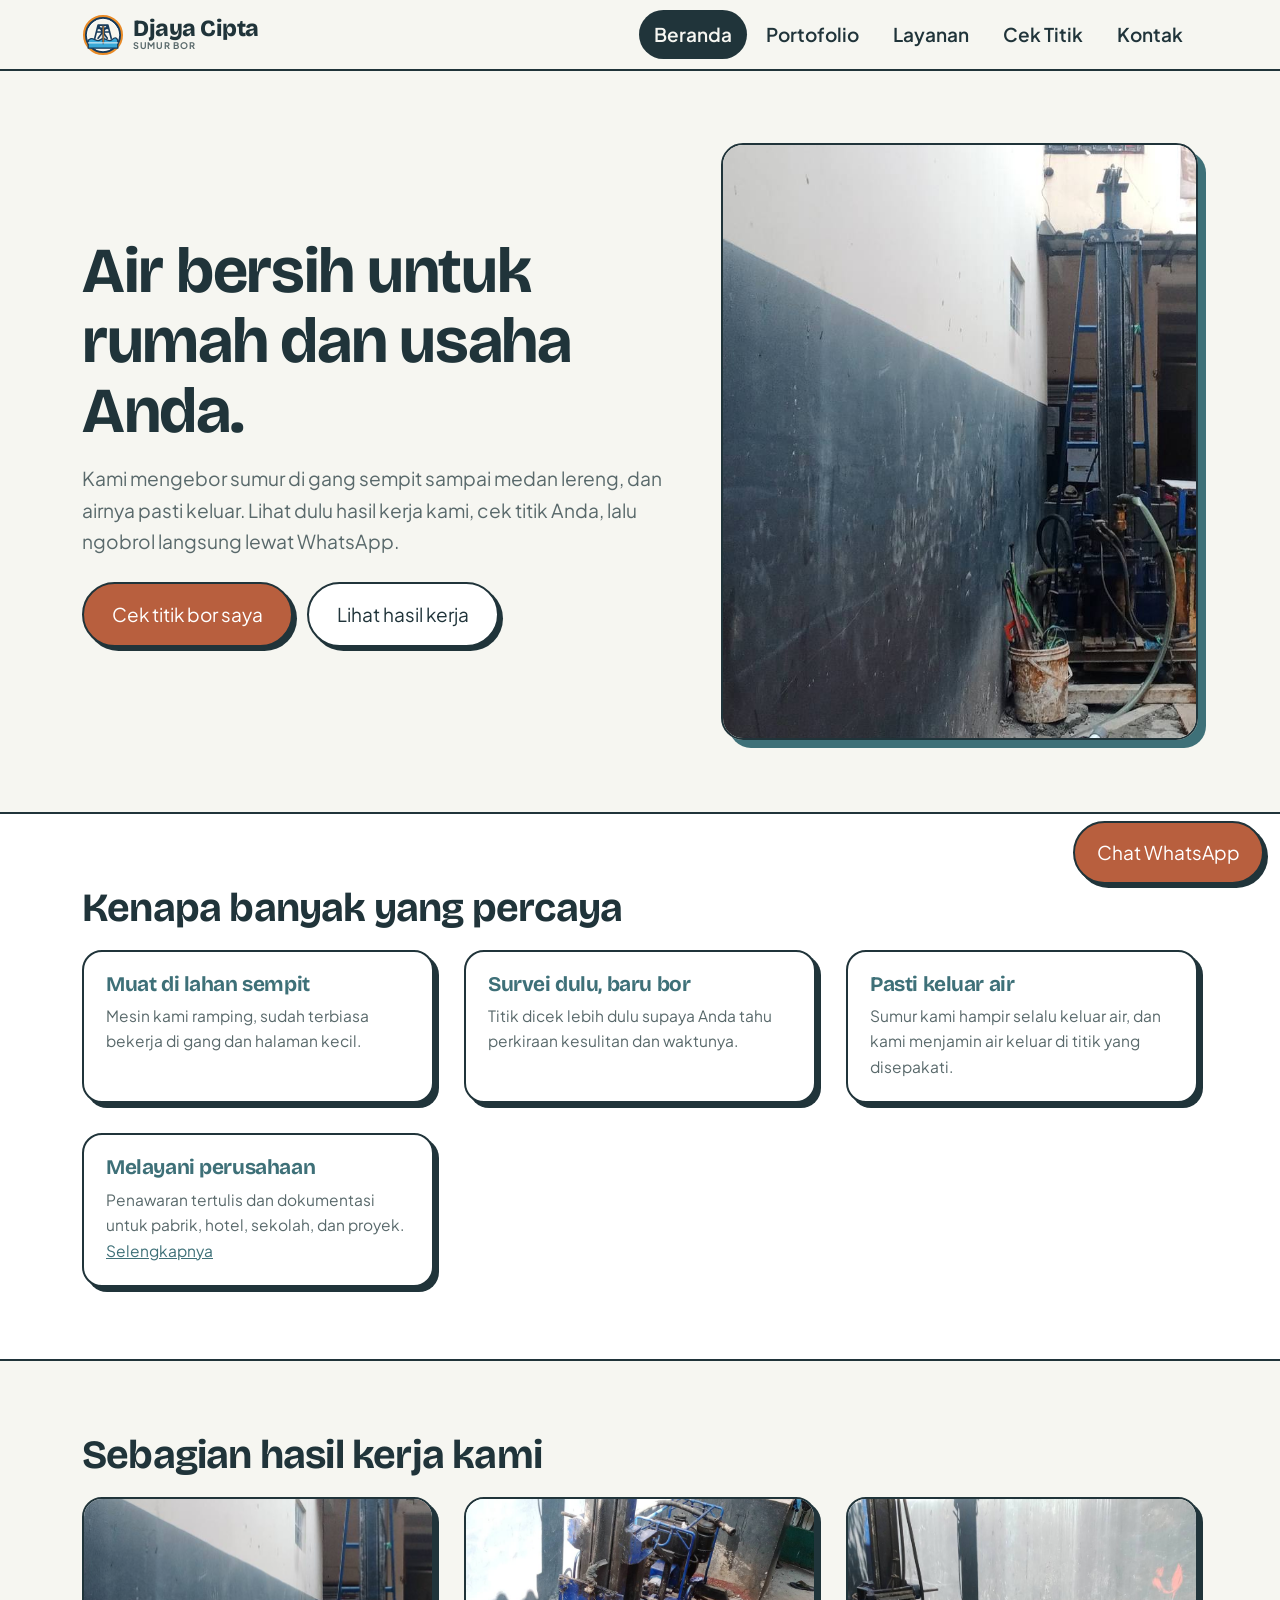
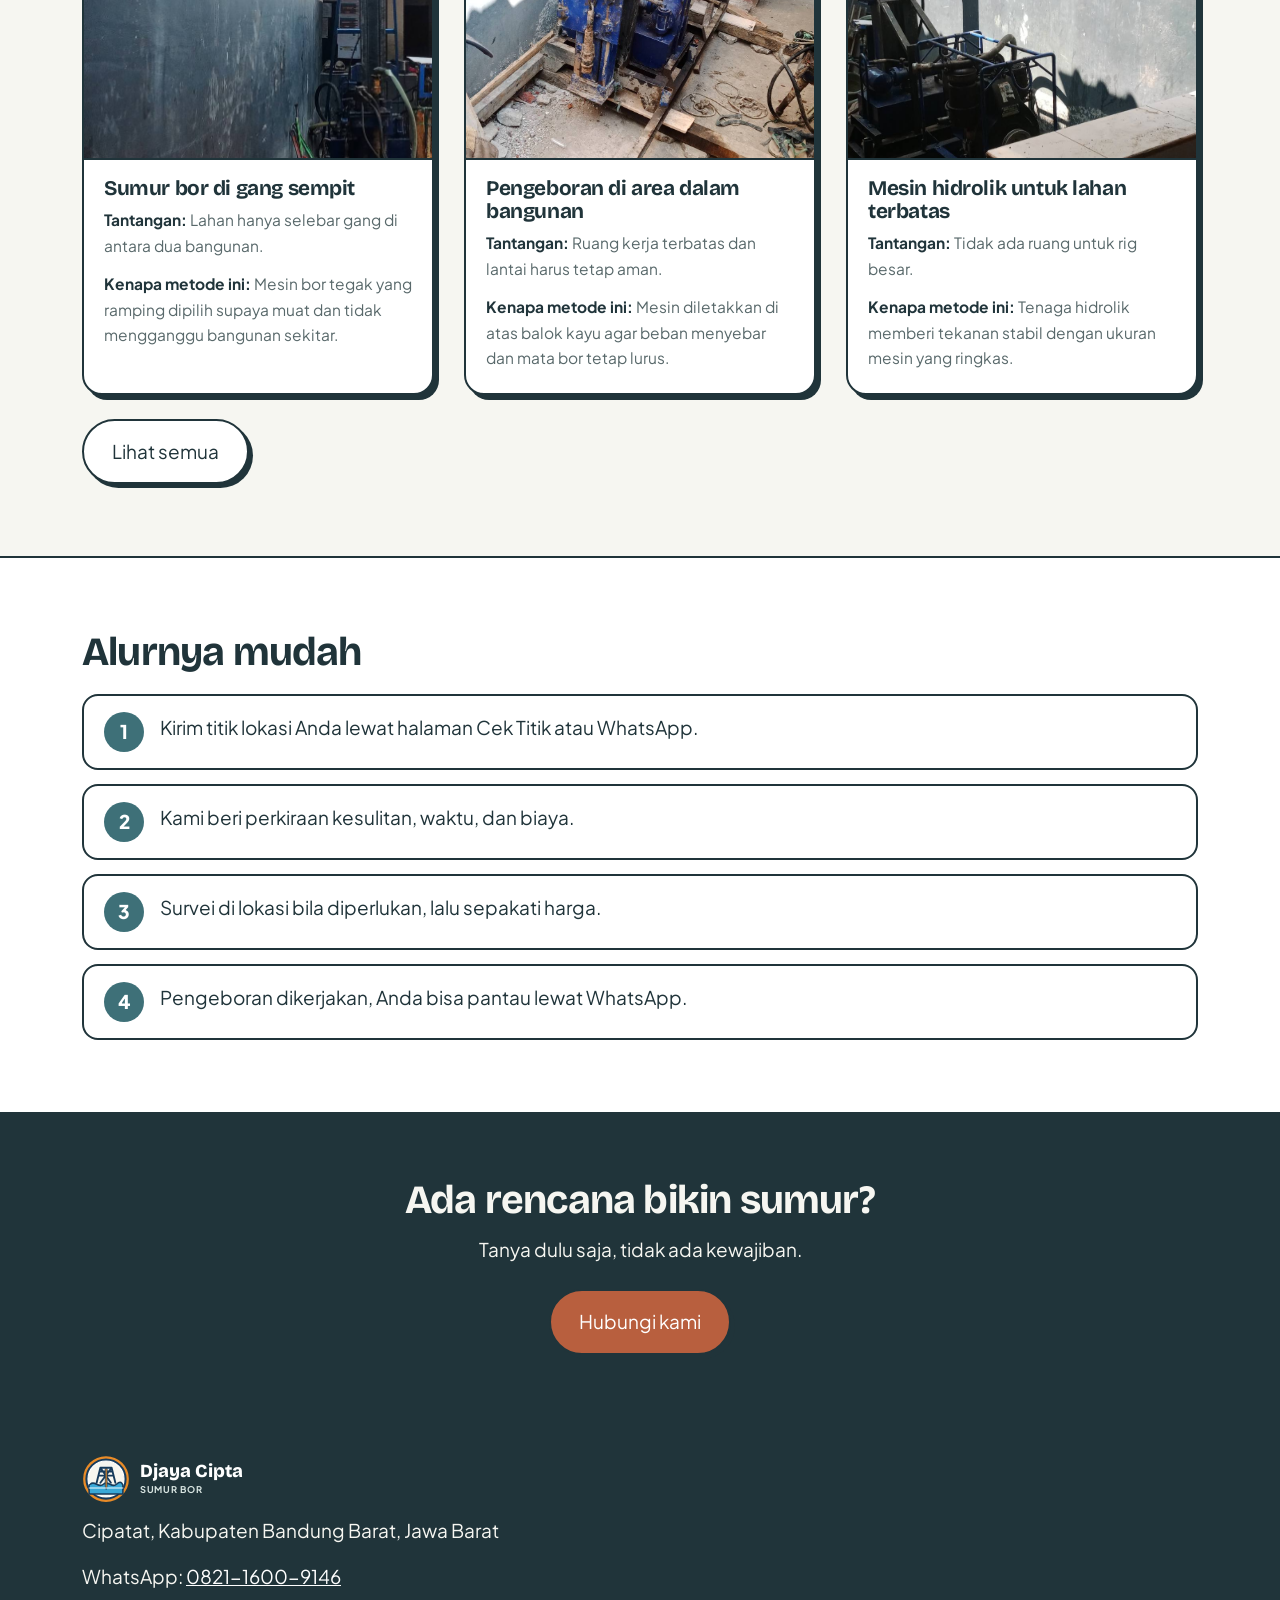
<file: index.html>
<!doctype html><html lang="id"><head><meta charset="utf-8"><meta name="viewport" content="width=device-width,initial-scale=1"><title>Jasa Sumur Bos Djaya Cipta, Bandung Barat</title><meta name="description" content="Jasa sumur bor di Cipatat, Bandung Barat. Lihat hasil kerja, cek titik, dan hubungi langsung lewat WhatsApp."><link rel="preconnect" href="https://fonts.googleapis.com"><link rel="preconnect" href="https://fonts.gstatic.com" crossorigin><link href="https://fonts.googleapis.com/css2?family=Bricolage+Grotesque:wght@600;800&family=Plus+Jakarta+Sans:wght@400;600;700&display=swap" rel="stylesheet"><link rel="stylesheet" href="style.css"></head><body><header id="h"></header><main>
<section><div class="w hero"><div><h1>Air bersih untuk rumah dan usaha Anda.</h1><p class="l">Kami mengebor sumur di gang sempit sampai medan lereng, dan airnya pasti keluar. Lihat dulu hasil kerja kami, cek titik Anda, lalu ngobrol langsung lewat WhatsApp.</p><div class="row"><a class="btn" href="cek-titik.html">Cek titik bor saya</a><a class="btn o" href="portofolio.html">Lihat hasil kerja</a></div></div><img src="img/gang.jpg" alt="Mesin bor sumur di gang sempit"></div></section>
<section class="alt"><div class="w"><h2>Kenapa banyak yang percaya</h2><div class="g"><div class="c pl"><h3>Muat di lahan sempit</h3><p>Mesin kami ramping, sudah terbiasa bekerja di gang dan halaman kecil.</p></div><div class="c pl"><h3>Survei dulu, baru bor</h3><p>Titik dicek lebih dulu supaya Anda tahu perkiraan kesulitan dan waktunya.</p></div><div class="c pl"><h3>Pasti keluar air</h3><p>Sumur kami hampir selalu keluar air, dan kami menjamin air keluar di titik yang disepakati.</p></div><div class="c pl"><h3>Melayani perusahaan</h3><p>Penawaran tertulis dan dokumentasi untuk pabrik, hotel, sekolah, dan proyek. <a href="layanan.html#perusahaan">Selengkapnya</a></p></div></div></div></section>
<section><div class="w"><h2>Sebagian hasil kerja kami</h2><div class="g" id="pf" data-n="3"></div><div class="row"><a class="btn o" href="portofolio.html">Lihat semua</a></div></div></section>
<section class="alt"><div class="w"><h2>Alurnya mudah</h2><ol class="st"><li>Kirim titik lokasi Anda lewat halaman Cek Titik atau WhatsApp.</li><li>Kami beri perkiraan kesulitan, waktu, dan biaya.</li><li>Survei di lokasi bila diperlukan, lalu sepakati harga.</li><li>Pengeboran dikerjakan, Anda bisa pantau lewat WhatsApp.</li></ol></div></section>
<div class="band"><div class="w"><h2>Ada rencana bikin sumur?</h2><p>Tanya dulu saja, tidak ada kewajiban.</p><div class="row" style="justify-content:center"><a class="btn" href="kontak.html">Hubungi kami</a></div></div></div>
</main><footer id="f"></footer><script src="site.js"></script></body></html>
</file>
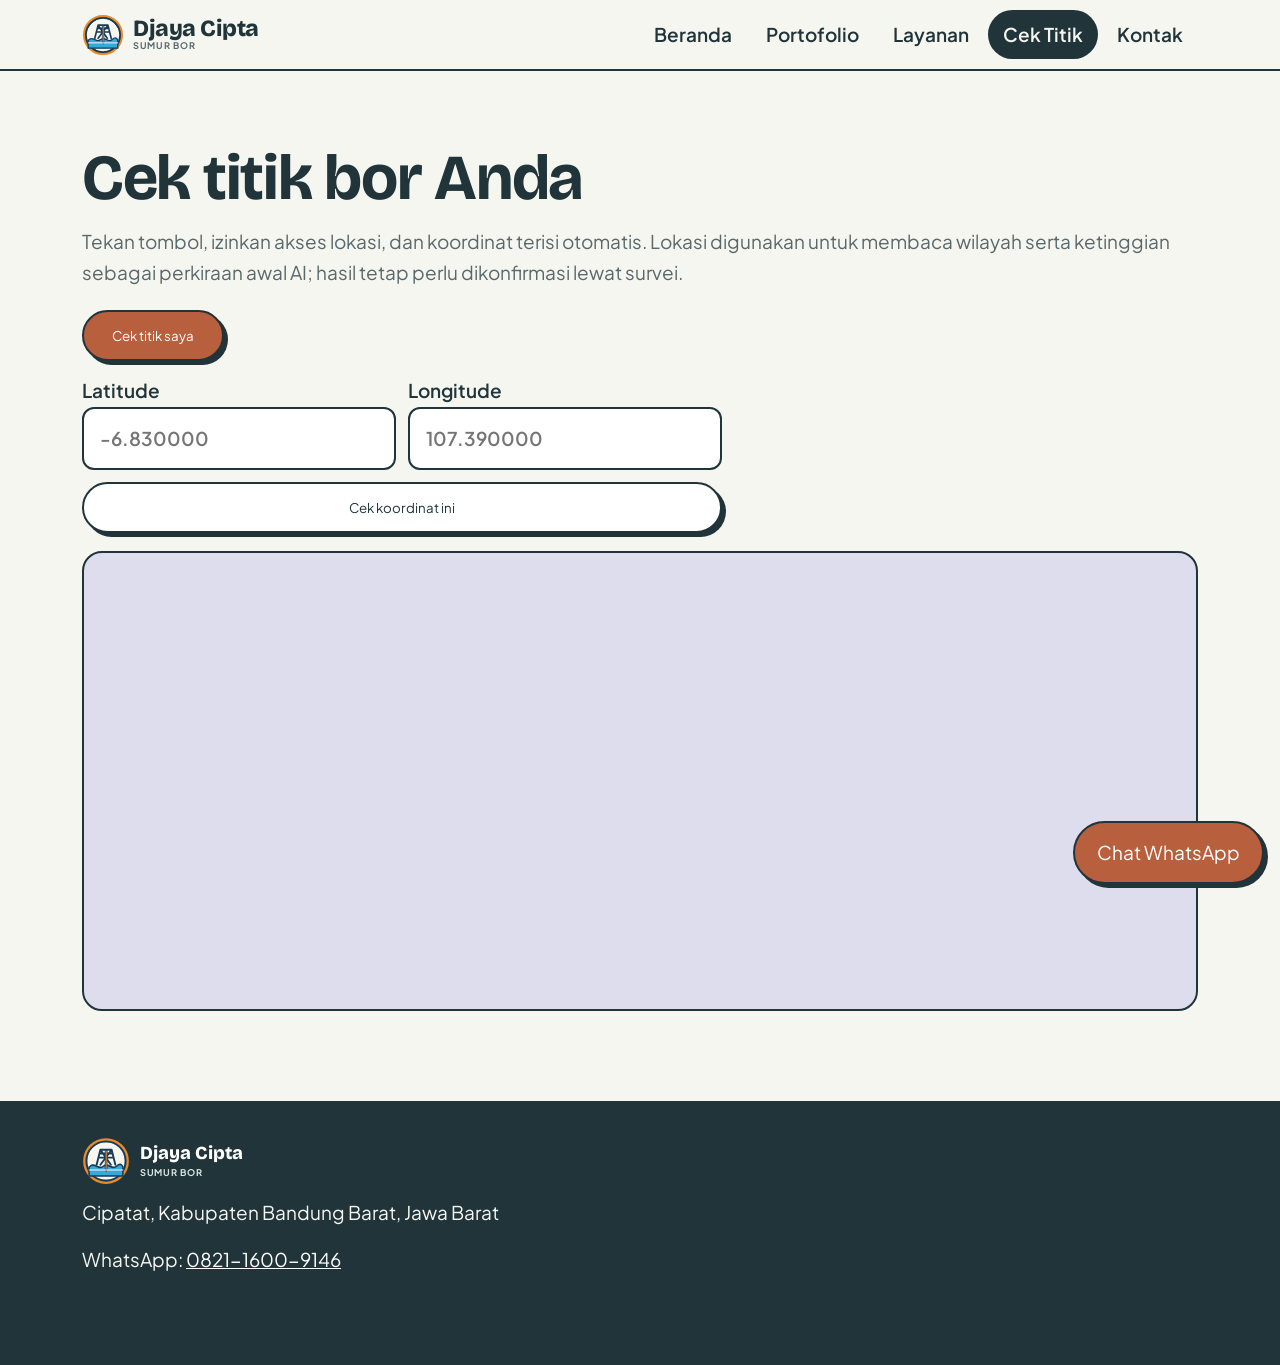
<file: cek-titik.html>
<!doctype html><html lang="id"><head><meta charset="utf-8"><meta name="viewport" content="width=device-width,initial-scale=1"><title>Cek Titik Bor | Jasa Sumur Bos Djaya Cipta</title><meta name="description" content="Cek perkiraan kesulitan dan waktu pengeboran di titik Anda lewat Google Maps."><link rel="preconnect" href="https://fonts.googleapis.com"><link rel="preconnect" href="https://fonts.gstatic.com" crossorigin><link href="https://fonts.googleapis.com/css2?family=Bricolage+Grotesque:wght@600;800&family=Plus+Jakarta+Sans:wght@400;600;700&display=swap" rel="stylesheet"><link rel="stylesheet" href="style.css"></head><body><header id="h"></header><main>
<section><div class="w"><h1>Cek titik bor Anda</h1><p style="color:var(--mut);margin:12px 0 22px">Tekan tombol, izinkan akses lokasi, dan koordinat terisi otomatis. Lokasi digunakan untuk membaca wilayah serta ketinggian sebagai perkiraan awal AI; hasil tetap perlu dikonfirmasi lewat survei.</p><div class="row" style="margin-top:0"><button class="btn" id="gps" type="button">Cek titik saya</button></div><p id="acc" style="margin-top:12px;font-weight:600"></p><form class="cf" onsubmit="return false"><label>Latitude<input id="la" inputmode="decimal" placeholder="-6.830000"></label><label>Longitude<input id="ln" inputmode="decimal" placeholder="107.390000"></label><button class="btn o" id="go" type="button">Cek koordinat ini</button></form><div class="map" id="mp"><iframe id="map" title="Google Maps"></iframe></div><div id="res"></div></div></section>
</main><footer id="f"></footer><script src="site.js"></script></body></html>
</file>
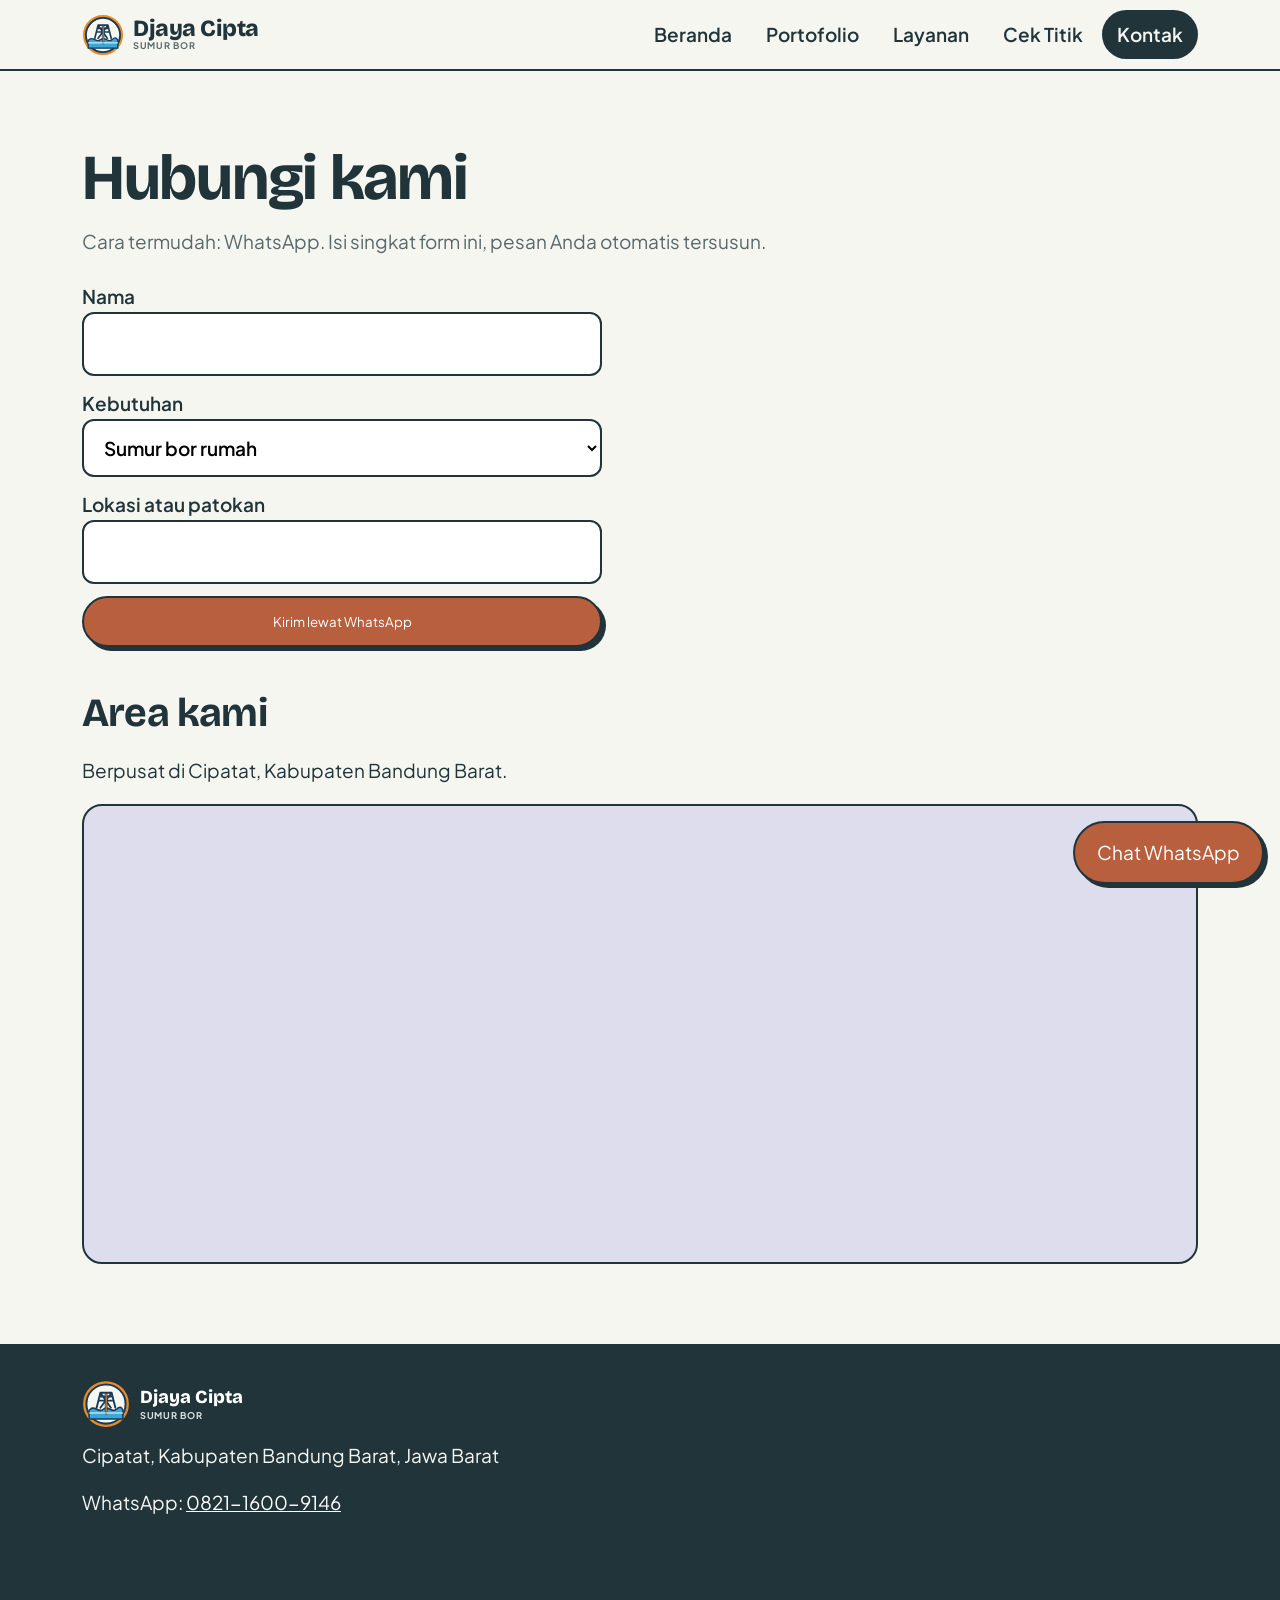
<file: kontak.html>
<!doctype html><html lang="id"><head><meta charset="utf-8"><meta name="viewport" content="width=device-width,initial-scale=1"><title>Kontak | Jasa Sumur Bos Djaya Cipta</title><meta name="description" content="Hubungi kami lewat WhatsApp."><link rel="preconnect" href="https://fonts.googleapis.com"><link rel="preconnect" href="https://fonts.gstatic.com" crossorigin><link href="https://fonts.googleapis.com/css2?family=Bricolage+Grotesque:wght@600;800&family=Plus+Jakarta+Sans:wght@400;600;700&display=swap" rel="stylesheet"><link rel="stylesheet" href="style.css"></head><body><header id="h"></header><main>
<section><div class="w"><h1>Hubungi kami</h1><p style="color:var(--mut);margin:12px 0 24px">Cara termudah: WhatsApp. Isi singkat form ini, pesan Anda otomatis tersusun.</p><form id="kf"><label>Nama<input name="nama" required></label><label>Kebutuhan<select name="butuh"><option>Sumur bor rumah</option><option>Sumur bor usaha</option><option>Pasang pipa/pompa</option><option>Layanan perusahaan</option><option>Masih tanya-tanya</option></select></label><label>Lokasi atau patokan<input name="lok" required></label><button class="btn" type="submit">Kirim lewat WhatsApp</button></form><h2 style="margin-top:44px">Area kami</h2><p>Berpusat di Cipatat, Kabupaten Bandung Barat.</p><iframe class="map" src="https://www.google.com/maps?q=Cipatat,+Bandung+Barat&output=embed" title="Peta Cipatat" loading="lazy"></iframe></div></section>
</main><footer id="f"></footer><script src="site.js"></script></body></html>
</file>
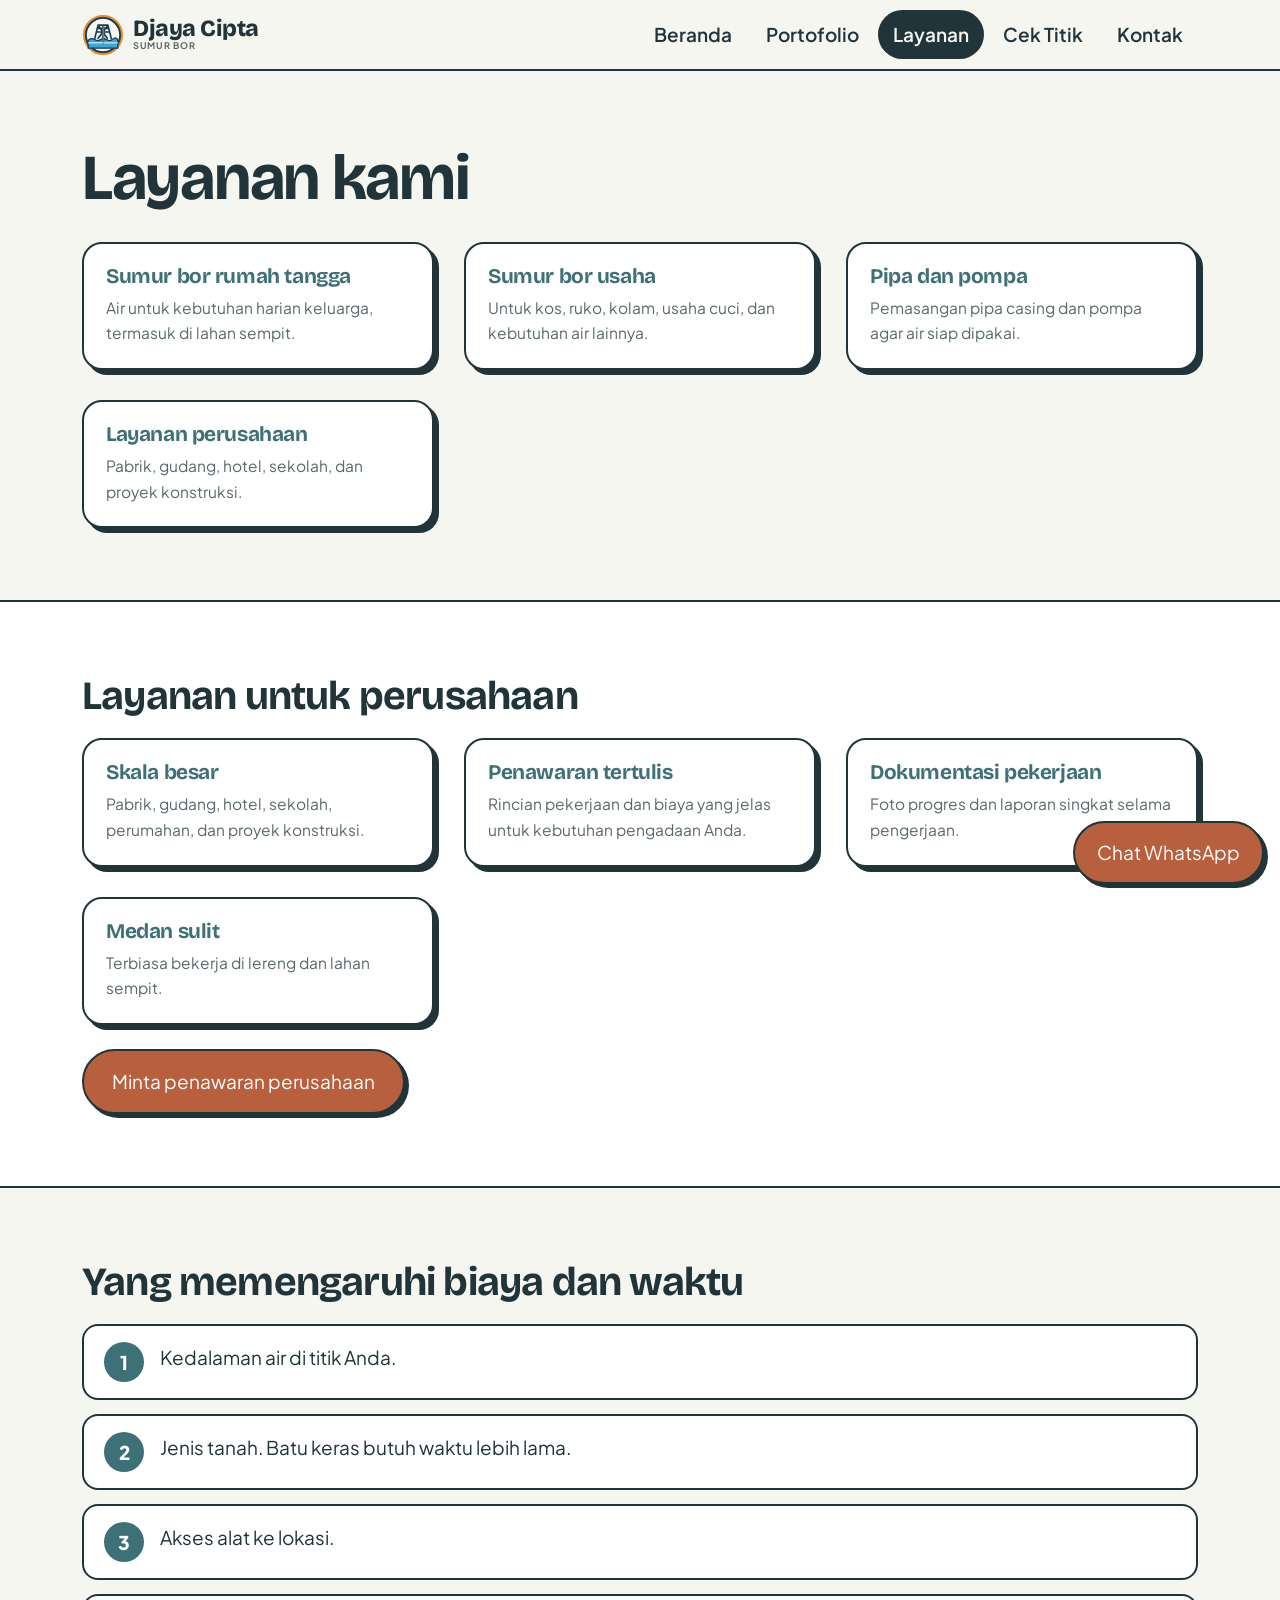
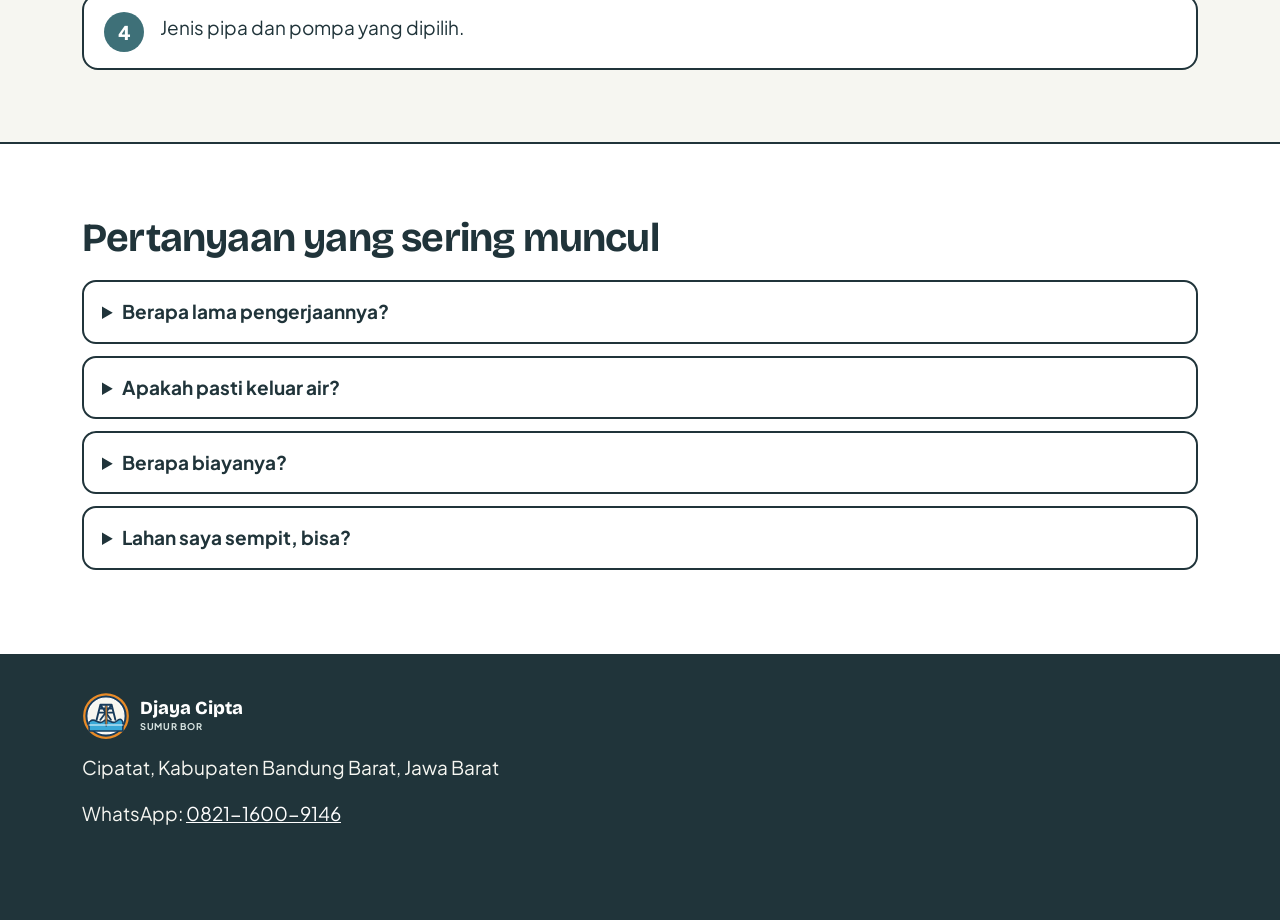
<file: layanan.html>
<!doctype html><html lang="id"><head><meta charset="utf-8"><meta name="viewport" content="width=device-width,initial-scale=1"><title>Layanan | Jasa Sumur Bos Djaya Cipta</title><meta name="description" content="Layanan pengeboran sumur, pemasangan pipa dan pompa."><link rel="preconnect" href="https://fonts.googleapis.com"><link rel="preconnect" href="https://fonts.gstatic.com" crossorigin><link href="https://fonts.googleapis.com/css2?family=Bricolage+Grotesque:wght@600;800&family=Plus+Jakarta+Sans:wght@400;600;700&display=swap" rel="stylesheet"><link rel="stylesheet" href="style.css"></head><body><header id="h"></header><main>
<section><div class="w"><h1>Layanan kami</h1><div class="g" style="margin-top:28px"><div class="c pl"><h3>Sumur bor rumah tangga</h3><p>Air untuk kebutuhan harian keluarga, termasuk di lahan sempit.</p></div><div class="c pl"><h3>Sumur bor usaha</h3><p>Untuk kos, ruko, kolam, usaha cuci, dan kebutuhan air lainnya.</p></div><div class="c pl"><h3>Pipa dan pompa</h3><p>Pemasangan pipa casing dan pompa agar air siap dipakai.</p></div><div class="c pl"><h3>Layanan perusahaan</h3><p>Pabrik, gudang, hotel, sekolah, dan proyek konstruksi.</p></div></div></div></section>
<section class="alt" id="perusahaan"><div class="w"><h2>Layanan untuk perusahaan</h2><div class="g"><div class="c pl"><h3>Skala besar</h3><p>Pabrik, gudang, hotel, sekolah, perumahan, dan proyek konstruksi.</p></div><div class="c pl"><h3>Penawaran tertulis</h3><p>Rincian pekerjaan dan biaya yang jelas untuk kebutuhan pengadaan Anda.</p></div><div class="c pl"><h3>Dokumentasi pekerjaan</h3><p>Foto progres dan laporan singkat selama pengerjaan.</p></div><div class="c pl"><h3>Medan sulit</h3><p>Terbiasa bekerja di lereng dan lahan sempit.</p></div></div><div class="row"><a class="btn" href="kontak.html">Minta penawaran perusahaan</a></div></div></section>
<section><div class="w"><h2>Yang memengaruhi biaya dan waktu</h2><ol class="st"><li>Kedalaman air di titik Anda.</li><li>Jenis tanah. Batu keras butuh waktu lebih lama.</li><li>Akses alat ke lokasi.</li><li>Jenis pipa dan pompa yang dipilih.</li></ol></div></section>
<section class="alt"><div class="w"><h2>Pertanyaan yang sering muncul</h2><details><summary>Berapa lama pengerjaannya?</summary><p>Waktunya menyesuaikan kelancaran proses di lapangan, seperti jenis tanah, cuaca, dan akses alat. Perkembangannya kami kabari lewat WhatsApp.</p></details><details><summary>Apakah pasti keluar air?</summary><p>Ya, pasti keluar air. Dari pengalaman kami sumur hampir selalu keluar air, dan kami menjamin air keluar di titik yang disepakati. Ketentuan garansi dijelaskan sebelum pekerjaan dimulai.</p></details><details><summary>Berapa biayanya?</summary><p>Berbeda tiap titik. Kirim lokasi Anda lewat WhatsApp untuk perkiraan.</p></details><details><summary>Lahan saya sempit, bisa?</summary><p>Bisa dicek. Lihat contoh gang sempit di halaman Portofolio.</p></details></div></section>
</main><footer id="f"></footer><script src="site.js"></script></body></html>
</file>
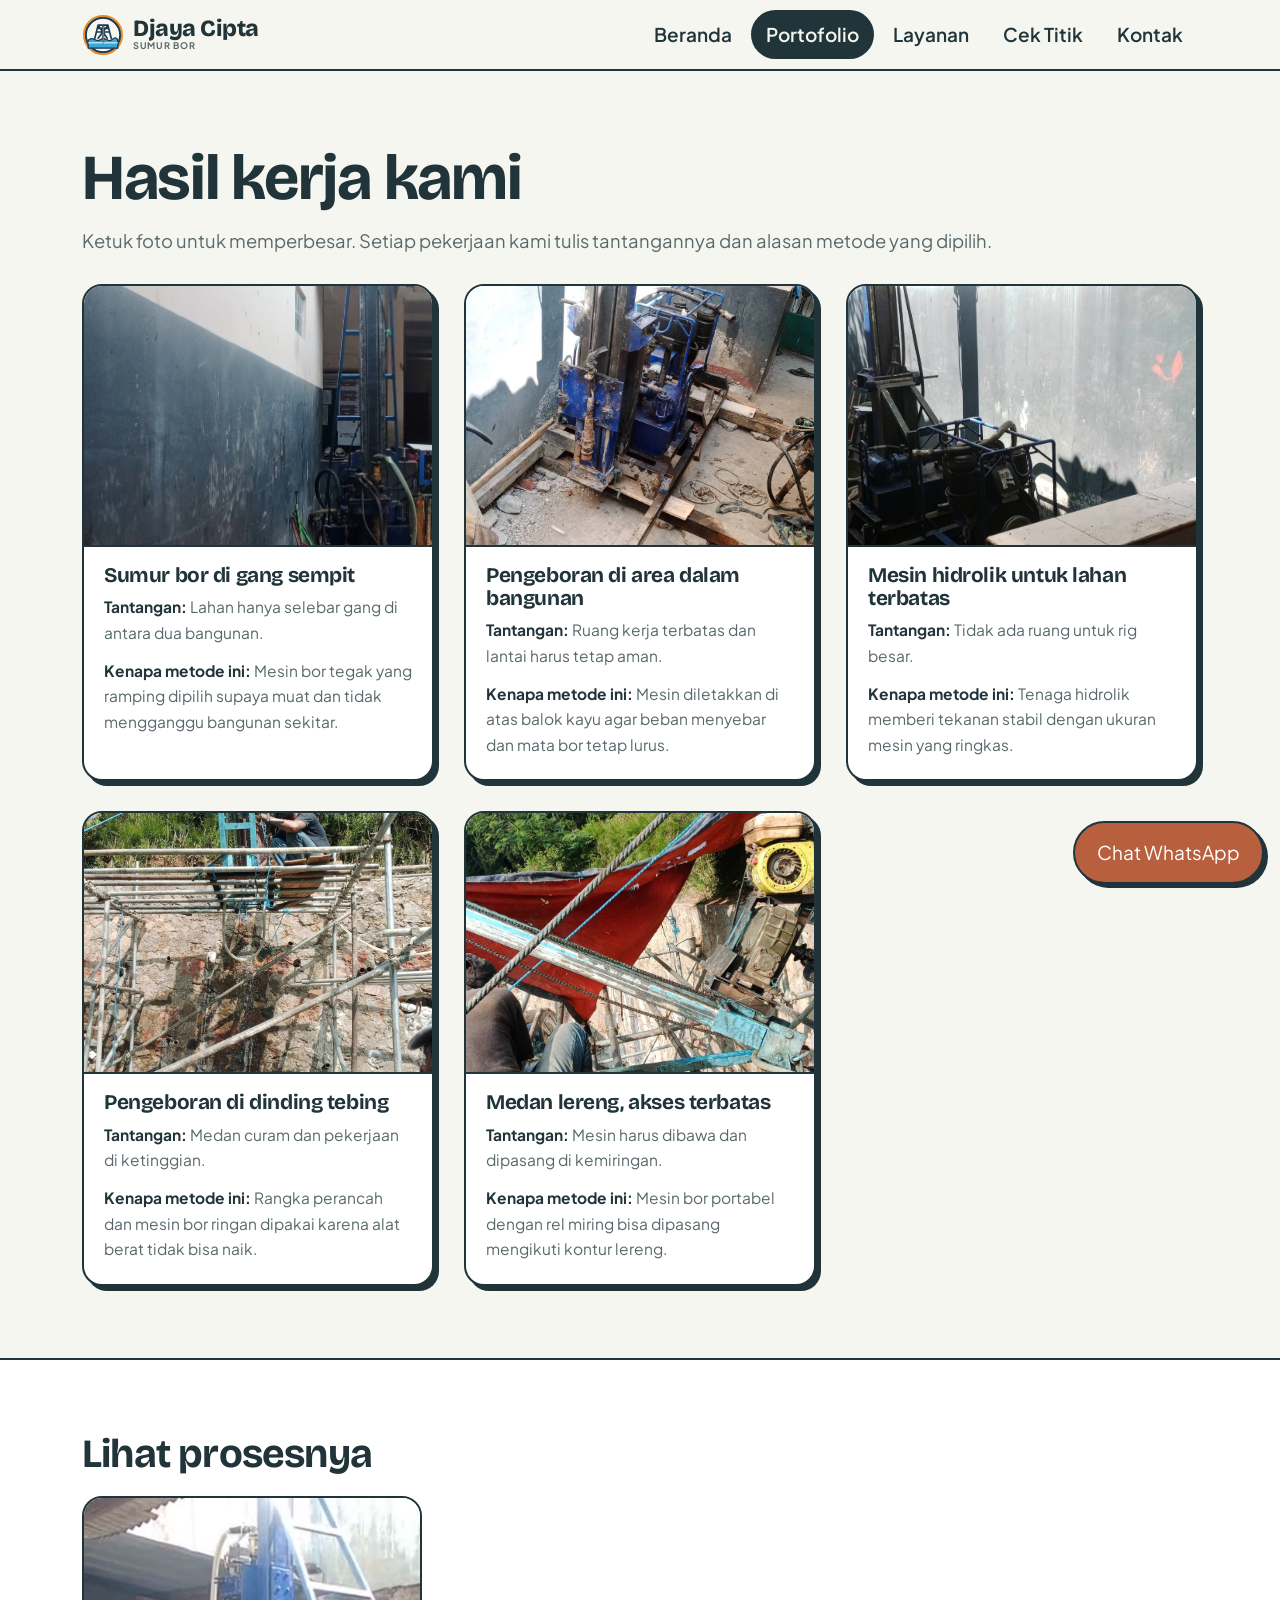
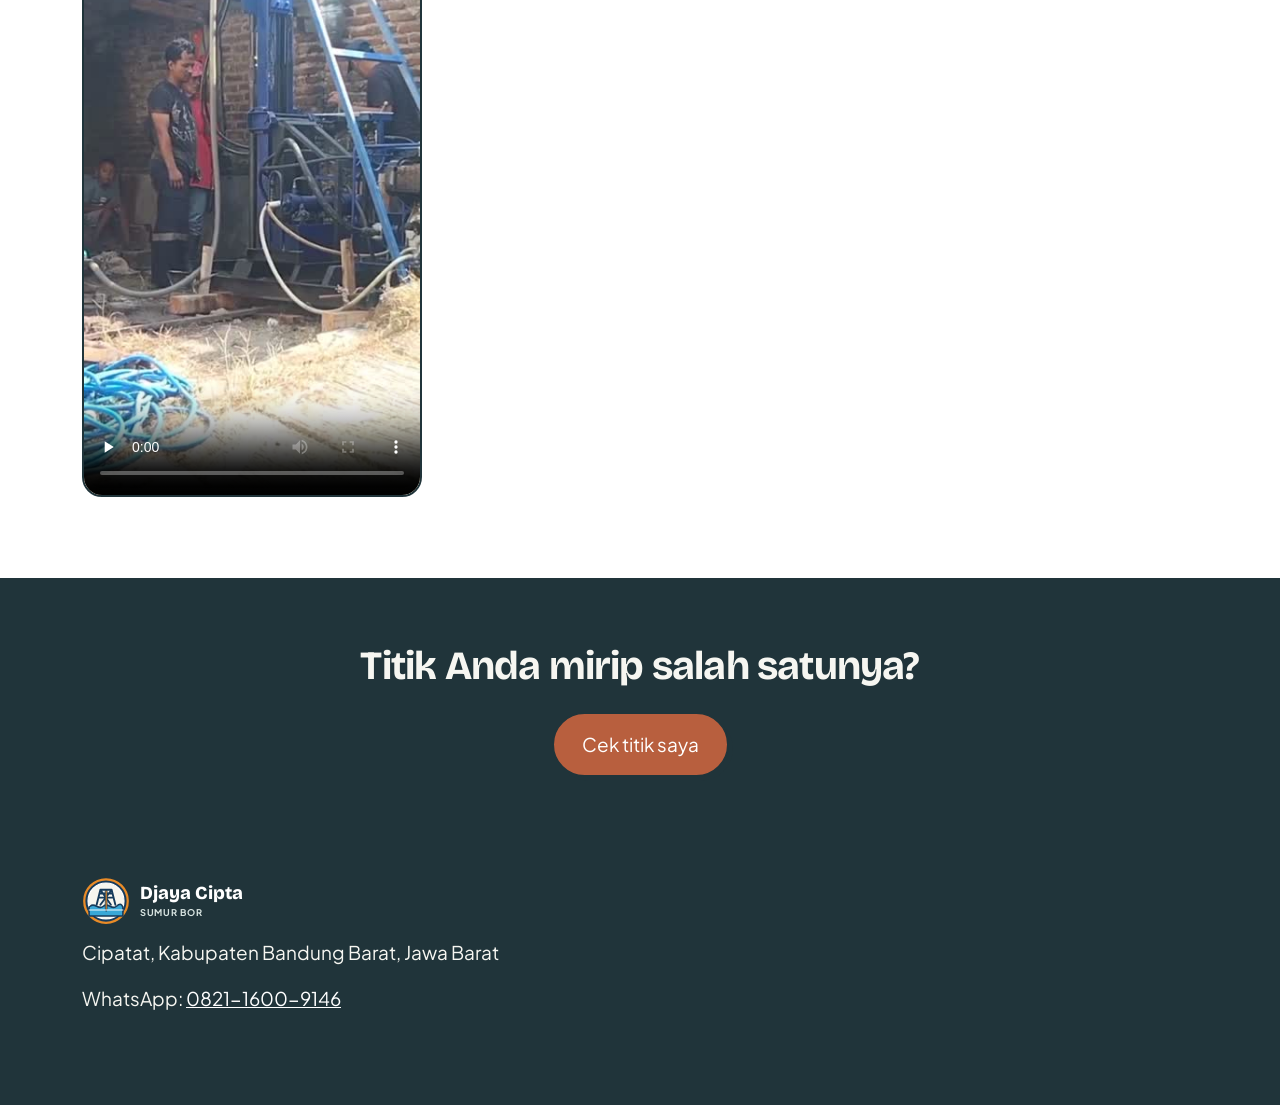
<file: portofolio.html>
<!doctype html><html lang="id"><head><meta charset="utf-8"><meta name="viewport" content="width=device-width,initial-scale=1"><title>Portofolio | Jasa Sumur Bos Djaya Cipta</title><meta name="description" content="Foto dan cerita pengerjaan sumur bor kami."><link rel="preconnect" href="https://fonts.googleapis.com"><link rel="preconnect" href="https://fonts.gstatic.com" crossorigin><link href="https://fonts.googleapis.com/css2?family=Bricolage+Grotesque:wght@600;800&family=Plus+Jakarta+Sans:wght@400;600;700&display=swap" rel="stylesheet"><link rel="stylesheet" href="style.css"></head><body><header id="h"></header><main>
<section><div class="w"><h1>Hasil kerja kami</h1><p class="l" style="font-size:1.15rem;color:var(--mut);margin:12px 0 28px">Ketuk foto untuk memperbesar. Setiap pekerjaan kami tulis tantangannya dan alasan metode yang dipilih.</p><div class="g" id="pf"></div></div></section>
<section class="alt"><div class="w"><h2>Lihat prosesnya</h2><video controls preload="none" poster="img/proses.jpg" playsinline><source src="img/proses.mp4" type="video/mp4"></video></div></section>
<div class="band"><div class="w"><h2>Titik Anda mirip salah satunya?</h2><div class="row" style="justify-content:center"><a class="btn" href="cek-titik.html">Cek titik saya</a></div></div></div>
</main><footer id="f"></footer><script src="site.js"></script></body></html>
</file>
<file: style.css>
:root{--ink:#20343a;--bl:#3e7078;--or:#b85f3e;--cr:#f6f6f1;--mut:#59696b}
*{box-sizing:border-box;margin:0}
html{scroll-behavior:smooth;-webkit-text-size-adjust:100%}
body{font:400 clamp(16px,.45vw + 14px,19px)/1.65 'Plus Jakarta Sans',system-ui,sans-serif;color:var(--ink);background:var(--cr)}
h1,h2,h3,.logo{font-family:'Bricolage Grotesque',Georgia,serif;line-height:1.1;letter-spacing:-.02em}
h1{font-size:clamp(2.3rem,6vw,4rem)}h2{font-size:clamp(1.7rem,4vw,2.5rem);margin-bottom:.5em}h3{font-size:1.3rem;margin-bottom:.3em}
p+p{margin-top:.8em}a{color:var(--bl)}img{max-width:100%;display:block}
.w{max-width:1180px;margin:auto;padding:0 clamp(16px,4vw,32px)}section{padding:clamp(36px,7vw,72px) 0}.alt{background:#fff;border-block:2px solid var(--ink)}
header{position:sticky;top:0;z-index:20;background:var(--cr);border-bottom:2px solid var(--ink)}
.nav{display:flex;align-items:center;justify-content:space-between;gap:8px 16px;flex-wrap:wrap;padding:10px clamp(16px,4vw,32px);max-width:1180px;margin:auto}
.logo{display:flex;align-items:center;gap:9px;font-weight:800;font-size:clamp(1.1rem,3.6vw,1.45rem);color:var(--ink);text-decoration:none}.logo img{width:42px;height:42px;object-fit:contain;flex:none}.brand-name{display:grid;gap:1px;line-height:1}.brand-name small{font:700 .57rem/1.2 'Plus Jakarta Sans',system-ui,sans-serif;letter-spacing:.08em;color:var(--mut)}
nav{display:flex;gap:4px;overflow-x:auto;max-width:100%}
nav a{padding:9px 15px;border-radius:99px;text-decoration:none;color:var(--ink);font-weight:600;white-space:nowrap}
nav a.on,nav a:hover{background:var(--ink);color:var(--cr)}
.menu-toggle{display:none}
.btn{display:inline-block;padding:15px 28px;border-radius:99px;background:var(--or);color:#fff;font:700 1rem inherit;font-family:inherit;text-decoration:none;border:2px solid var(--ink);box-shadow:4px 4px 0 var(--ink);cursor:pointer}
.btn:hover{transform:translate(2px,2px);box-shadow:2px 2px 0 var(--ink)}.btn.o{background:#fff;color:var(--ink)}
.row{display:flex;gap:14px;flex-wrap:wrap;margin-top:24px}
.hero{display:grid;grid-template-columns:1.1fr .9fr;gap:clamp(24px,5vw,56px);align-items:center}
.hero p.l{font-size:1.2rem;color:var(--mut);margin-top:16px;max-width:34em}
.hero img{border:2px solid var(--ink);border-radius:22px;box-shadow:8px 8px 0 var(--bl);aspect-ratio:4/5;object-fit:cover;width:100%}
.g{display:grid;grid-template-columns:repeat(auto-fit,minmax(min(100%,270px),1fr));gap:clamp(16px,2.5vw,30px)}
.c{background:#fff;border:2px solid var(--ink);border-radius:20px;overflow:hidden;box-shadow:5px 5px 0 var(--ink)}
.c .b{padding:18px 20px 22px}.c img{aspect-ratio:4/3;object-fit:cover;width:100%;cursor:zoom-in;border-bottom:2px solid var(--ink)}
.c p{font-size:.97rem;color:var(--mut)}.c p b{color:var(--ink)}
.tag{display:inline-block;margin:10px 6px 0 0;padding:3px 12px;border-radius:99px;background:var(--cr);border:1.5px solid var(--ink);font-size:.85rem;font-weight:600}
.pl{padding:22px}.pl h3{color:var(--bl)}
.st{counter-reset:s;list-style:none;padding:0;display:grid;gap:14px}
.st li{counter-increment:s;display:flex;gap:16px;align-items:flex-start;background:#fff;border:2px solid var(--ink);border-radius:16px;padding:16px 20px}
.st li:before{content:counter(s);flex:none;width:40px;height:40px;border-radius:50%;background:var(--bl);color:#fff;display:grid;place-items:center;font-weight:800}
details{background:#fff;border:2px solid var(--ink);border-radius:14px;padding:14px 18px;margin-bottom:12px}
summary{font-weight:700;cursor:pointer}details p{margin-top:8px;color:var(--mut)}
.band{background:var(--ink);color:var(--cr);text-align:center;padding:64px 0}.band p{margin:12px auto 0;max-width:32em}.band h2{margin:0}
form{display:grid;gap:12px;max-width:520px}
input,select{font:inherit;padding:14px 16px;border:2px solid var(--ink);border-radius:12px;background:#fff;width:100%}
label{font-weight:600}
.map{overflow:hidden;width:100%;height:clamp(280px,45vw,460px);border:2px solid var(--ink);border-radius:20px;margin-top:18px;background:#dde}
#res{margin-top:18px}.res{border:2px solid var(--ink);border-radius:18px;padding:20px;background:#fff;box-shadow:5px 5px 0 var(--or)}
video{width:100%;max-width:340px;border:2px solid var(--ink);border-radius:20px}
.lb{position:fixed;inset:0;background:rgba(10,20,28,.92);display:none;place-items:center;z-index:50;padding:16px;cursor:zoom-out}.lb.on{display:grid}.lb img{max-height:94vh;border-radius:12px}
.wa{position:fixed;right:16px;bottom:16px;z-index:30;padding:14px 22px}
footer{background:var(--ink);color:var(--cr);padding:36px 0 90px}footer a{color:#fff}
.footer-brand{display:inline-flex;align-items:center;gap:10px;margin-bottom:12px;color:#fff;text-decoration:none;font:800 1.15rem/1.05 'Bricolage Grotesque',Georgia,serif}.footer-brand img{width:48px;height:48px;object-fit:contain}.footer-brand span{display:grid;gap:3px}.footer-brand small{font:700 .58rem/1.2 'Plus Jakarta Sans',system-ui,sans-serif;letter-spacing:.08em;color:#d9e5e2}
@media(max-width:860px){.hero{grid-template-columns:1fr}.hero img{aspect-ratio:4/3}}
@media(max-width:560px){body{font-size:16px;line-height:1.7}h1{font-size:2.1rem}h2{font-size:1.65rem}h3{font-size:1.15rem}.nav{position:relative;flex-wrap:wrap;padding:9px 16px}.logo{font-size:1.05rem;line-height:1.25}.logo img{width:40px;height:40px}.brand-name small{font-size:.53rem}.menu-toggle{display:grid;place-items:center;flex:none;width:42px;height:42px;padding:0;border:1px solid #d5dfdc;border-radius:12px;background:#fff;color:var(--ink);cursor:pointer;transition:background .18s,border-color .18s}.menu-toggle:hover,.menu-toggle[aria-expanded=true]{background:#e8f0ed;border-color:#b9ccc6}.menu-toggle span{position:relative;width:4px;height:4px;border-radius:50%;background:currentColor}.menu-toggle span:before,.menu-toggle span:after{position:absolute;left:0;width:4px;height:4px;border-radius:50%;background:currentColor;content:""}.menu-toggle span:before{top:-7px}.menu-toggle span:after{top:7px}.menu-toggle:focus-visible{outline:3px solid var(--or);outline-offset:3px}nav{display:none;position:absolute;top:calc(100% + 8px);right:16px;z-index:21;flex-direction:column;gap:3px;width:min(230px,calc(100vw - 32px));max-width:none;padding:8px;overflow:visible;background:#fff;border:1px solid #dce4e0;border-radius:12px;box-shadow:0 10px 28px rgba(32,52,58,.14)}nav.open{position:static;display:flex;flex-basis:100%;width:100%;margin-top:5px;box-shadow:none}nav a{flex:none;text-align:left;padding:11px 12px;font-size:.95rem;border-radius:8px}nav a.on,nav a:hover{background:#e8f0ed;color:var(--ink)}.row .btn,form .btn{flex:1 1 100%;text-align:center}.btn{padding:14px 20px}.wa{right:12px;bottom:calc(12px + env(safe-area-inset-bottom));padding:12px 18px}.c{box-shadow:3px 3px 0 var(--ink)}.hero img{box-shadow:5px 5px 0 var(--bl)}.st li{padding:14px}}
.map iframe{width:100%;height:100%;border:0}.cf{grid-template-columns:1fr 1fr;max-width:640px;margin-top:14px}.cf .btn{grid-column:1/-1}@media(max-width:560px){.cf{grid-template-columns:1fr}}
.aib{margin:14px 0;background:var(--cr);border:2px dashed var(--ink);border-radius:14px;padding:14px 16px}.aib span{white-space:pre-line}
</file>
